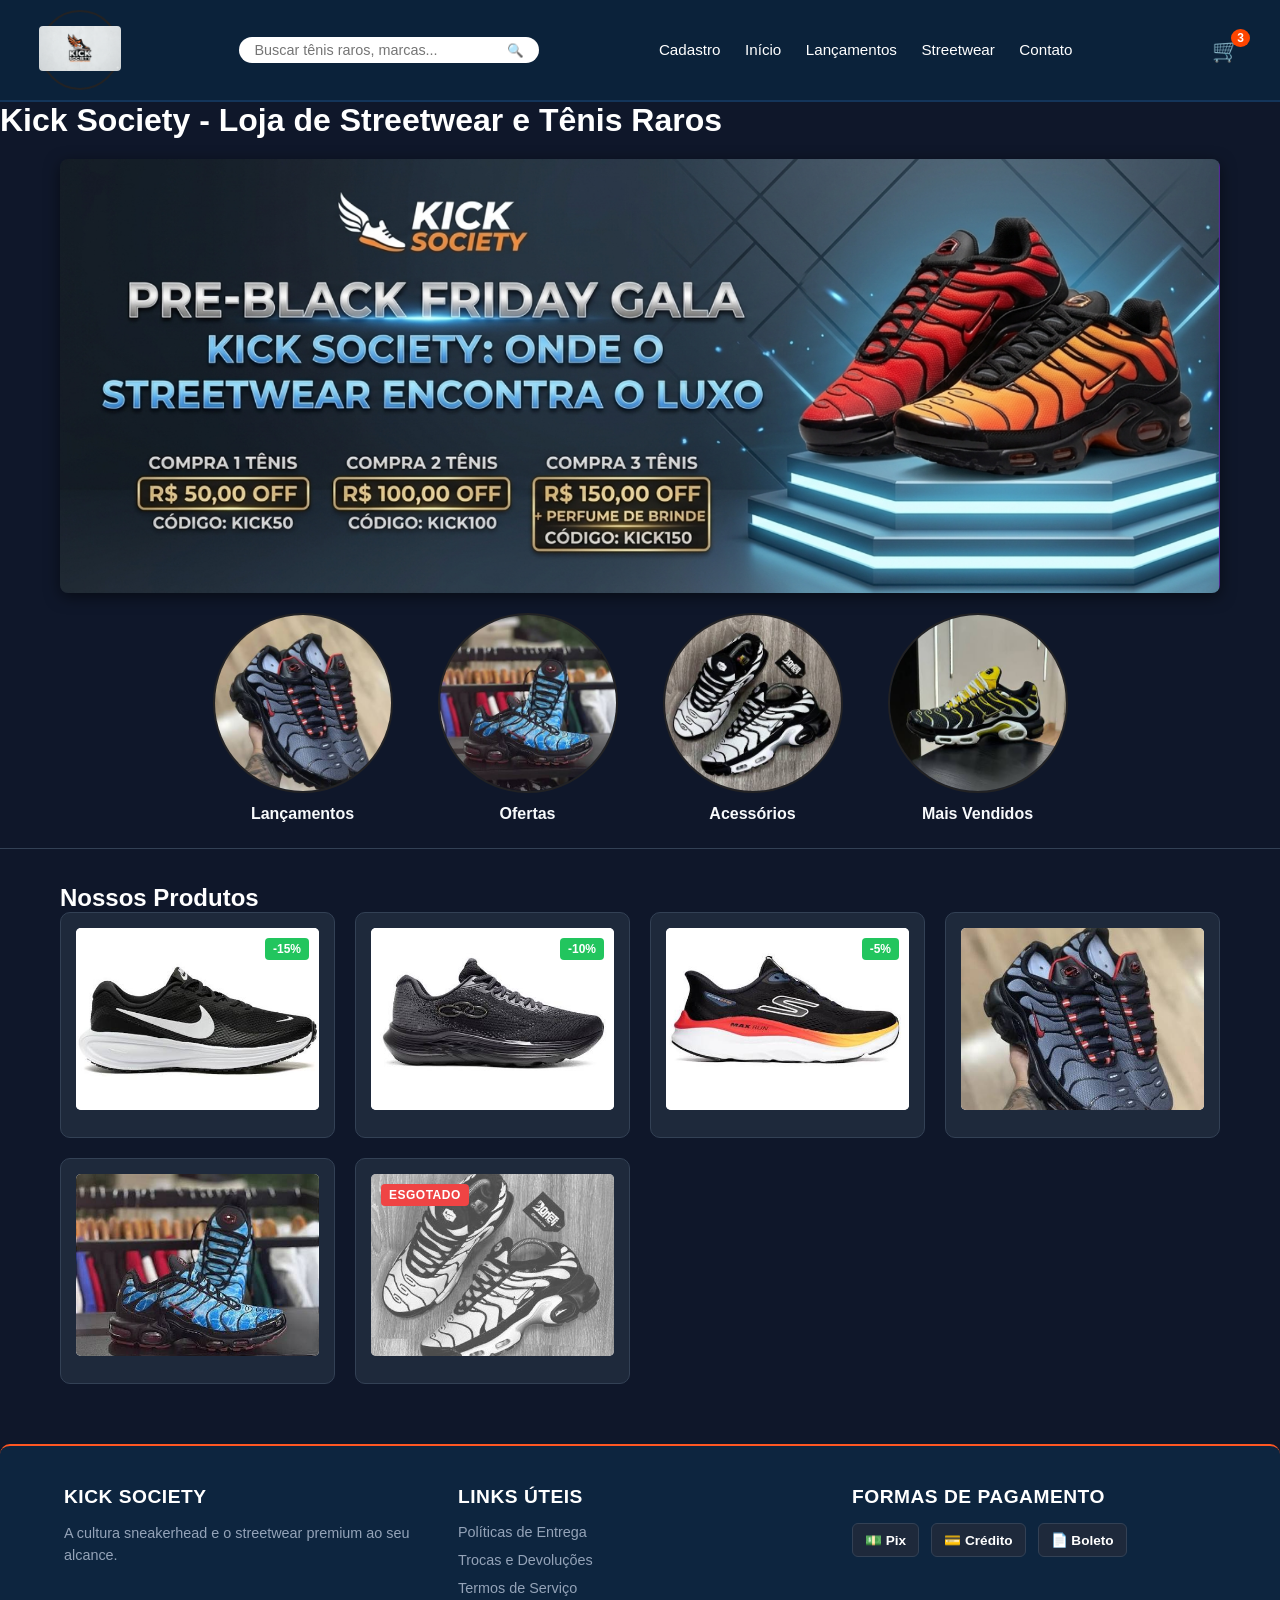
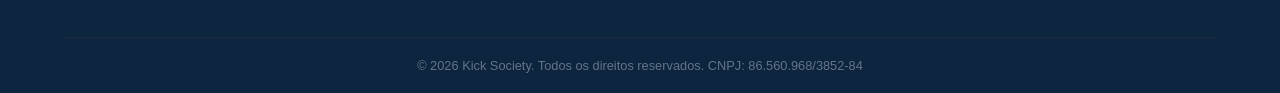
<file: index.html>
<!DOCTYPE html>
<html lang="pt-br">

<head>
    <meta charset="UTF-8">
    <meta name="viewport" content="width=device-width, initial-scale=1.0">
    <title>Kick Society - Rare & Streetwear</title>
    <link rel="stylesheet" href="style.css">
</head>

<body>
    <header class="main-header">
        <div class="header-container">
            <div class="logo">
                <a href="index.html">
                    <img src="./image/image_49cc787b.jpg" alt="Logo oficial da Kick Society, loja especializada em tênis raros e streetwear">
                </a>
            </div>

            <div class="search-bar">
                <input type="text" placeholder="Buscar tênis raros, marcas...">
                <button type="button" aria-label="Buscar">🔍</button>
            </div>

            <nav class="nav-menu">
                <a href="cadastro.html">Cadastro</a>
                <a href="index.html">Início</a>
                <a href="produto.html">Lançamentos</a>
                <a href="produto.html">Streetwear</a>
                <a href="#">Contato</a>
            </nav>

            <div class="cart-icon-container">
                <a href="carrinho.html" class="cart-link">
                    <span class="cart-icon">🛒</span>
                    <span class="cart-badge">3</span>
                </a>
            </div>
        </div>
    </header>

    <main>
        <h1 class="sr-only">Kick Society - Loja de Streetwear e Tênis Raros</h1>

        <div class="cart-banner">
            <div class="banner-content">
                <img src="./image/a.png" alt="Banner promocional da nova coleção de tênis raros e streetwear de outono">
            </div>
        </div>

        <div class="categorias-secao">
            <div class="categoria-item">
                <div class="imagem-wrapper">
                    <a href="produto.html">
                        <img src="./image/tenis4.jpg" alt="Categoria Lançamentos - Tênis raros recém-chegados ao estoque">
                    </a>
                </div>
                <span>Lançamentos</span>
            </div>
            <div class="categoria-item">
                <div class="imagem-wrapper">
                    <a href="produto.html">
                        <img src="./image/tenis5.jpg" alt="Categoria Ofertas - Tênis streetwear com descontos especiais">
                    </a>
                </div>
                <span>Ofertas</span>
            </div>
            <div class="categoria-item">
                <div class="imagem-wrapper">
                    <a href="produto.html">
                        <img src="./image/tenis6.jpg" alt="Categoria Acessórios - Meias, bonés e moletons streetwear">
                    </a>
                </div>
                <span>Acessórios</span>
            </div>
            <div class="categoria-item">
                <div class="imagem-wrapper">
                    <a href="produto.html">
                        <img src="./image/tenis7.jpg" alt="Categoria Mais Vendidos - Os modelos de tênis mais procurados da cultura sneakerhead">
                    </a>
                </div>
                <span>Mais Vendidos</span>
            </div>
        </div>

        <section class="vitrine-secao">
            <h2>Nossos Produtos</h2>
            
            <div class="grid-vitrine">
                <article class="card">
                    <figure class="card-media">
                        <span class="badge-tag tag-desconto">-15%</span>
                        <a href="produto.html">
                            <img src="./image/tenis1.jpg" alt="Tênis de corrida de alta performance preto com detalhes em amortecimento avançado" loading="lazy">
                        </a>
                        <figcaption class="card-info">
                            <h3>15% de Desconto</h3>
                            <span class="preco">R$ 764,15</span>
                        </figcaption>
                    </figure>
                </article>

                <article class="card">
                    <figure class="card-media">
                        <span class="badge-tag tag-desconto">-10%</span>
                        <a href="produto.html">
                            <img src="./image/tenis2.jpg" alt="Tênis urbano casual em couro sintético preto fosco com solado emborrachado" loading="lazy">
                        </a>
                        <figcaption class="card-info">
                            <h3>10% de Desconto</h3>
                            <span class="preco">R$ 809,10</span>
                        </figcaption>
                    </figure>
                </article>

                <article class="card">
                    <figure class="card-media">
                        <span class="badge-tag tag-desconto">-5%</span>
                        <a href="produto.html">
                            <img src="./image/tenis3.jpg" alt="Tênis de basquete cano alto com design geométrico moderno estruturado" loading="lazy">
                        </a>
                        <figcaption class="card-info">
                            <h3>5% de Desconto</h3>
                            <span class="preco">R$ 874,00</span>
                        </figcaption>
                    </figure>
                </article>

                <article class="card">
                    <figure class="card-media">
                        <a href="produto.html">
                            <img src="./image/tenis4.jpg" alt="Tênis sneakerhead de edição limitada em camurça premium escura" loading="lazy">
                        </a>
                        <figcaption class="card-info">
                            <h3>Air Max Hype Limited</h3>
                            <span class="preco">R$ 1.199,00</span>
                        </figcaption>
                    </figure>
                </article>

                <article class="card">
                    <figure class="card-media">
                        <a href="produto.html">
                            <img src="./image/tenis5.jpg" alt="Tênis casual de cano baixo preto clássico estilo skateboard" loading="lazy">
                        </a>
                        <figcaption class="card-info">
                            <h3>Street Classic One</h3>
                            <span class="preco">R$ 499,90</span>
                        </figcaption>
                    </figure>
                </article>

                <article class="card card-esgotado">
                    <figure class="card-media">
                        <span class="badge-esgotado">ESGOTADO</span>
                        <img src="./image/tenis6.jpg" alt="Tênis retro vintage de colecionador totalmente esgotado" loading="lazy">
                        <figcaption class="card-info">
                            <h3>Travis Scott Retro Edition</h3>
                            <span class="preco-esgotado">Indisponível</span>
                        </figcaption>
                    </figure>
                </article>
            </div>
        </section>
    </main>

    <footer class="rodape">
        <div class="rodape-conteudo">
            <div class="rodape-coluna">
                <h3>Kick Society</h3>
                <p>A cultura sneakerhead e o streetwear premium ao seu alcance.</p>
            </div>

            <div class="rodape-coluna">
                <h3>Links Úteis</h3>
                <ul>
                    <li><a href="#">Políticas de Entrega</a></li>
                    <li><a href="#">Trocas e Devoluções</a></li>
                    <li><a href="#">Termos de Serviço</a></li>
                </ul>
            </div>

            <div class="rodape-coluna">
                <h3>Formas de Pagamento</h3>
                <div class="pagamento-icones">
                    <span class="metodo-pg" title="Pix">💵 Pix</span>
                    <span class="metodo-pg" title="Cartão de Crédito">💳 Crédito</span>
                    <span class="metodo-pg" title="Boleto">📄 Boleto</span>
                </div>
            </div>
        </div>

        <div class="rodape-direitos">
            <p>&copy; 2026 Kick Society. Todos os direitos reservados. CNPJ: 86.560.968/3852-84</p>
        </div>
    </footer>
</body>

</html>
</file>
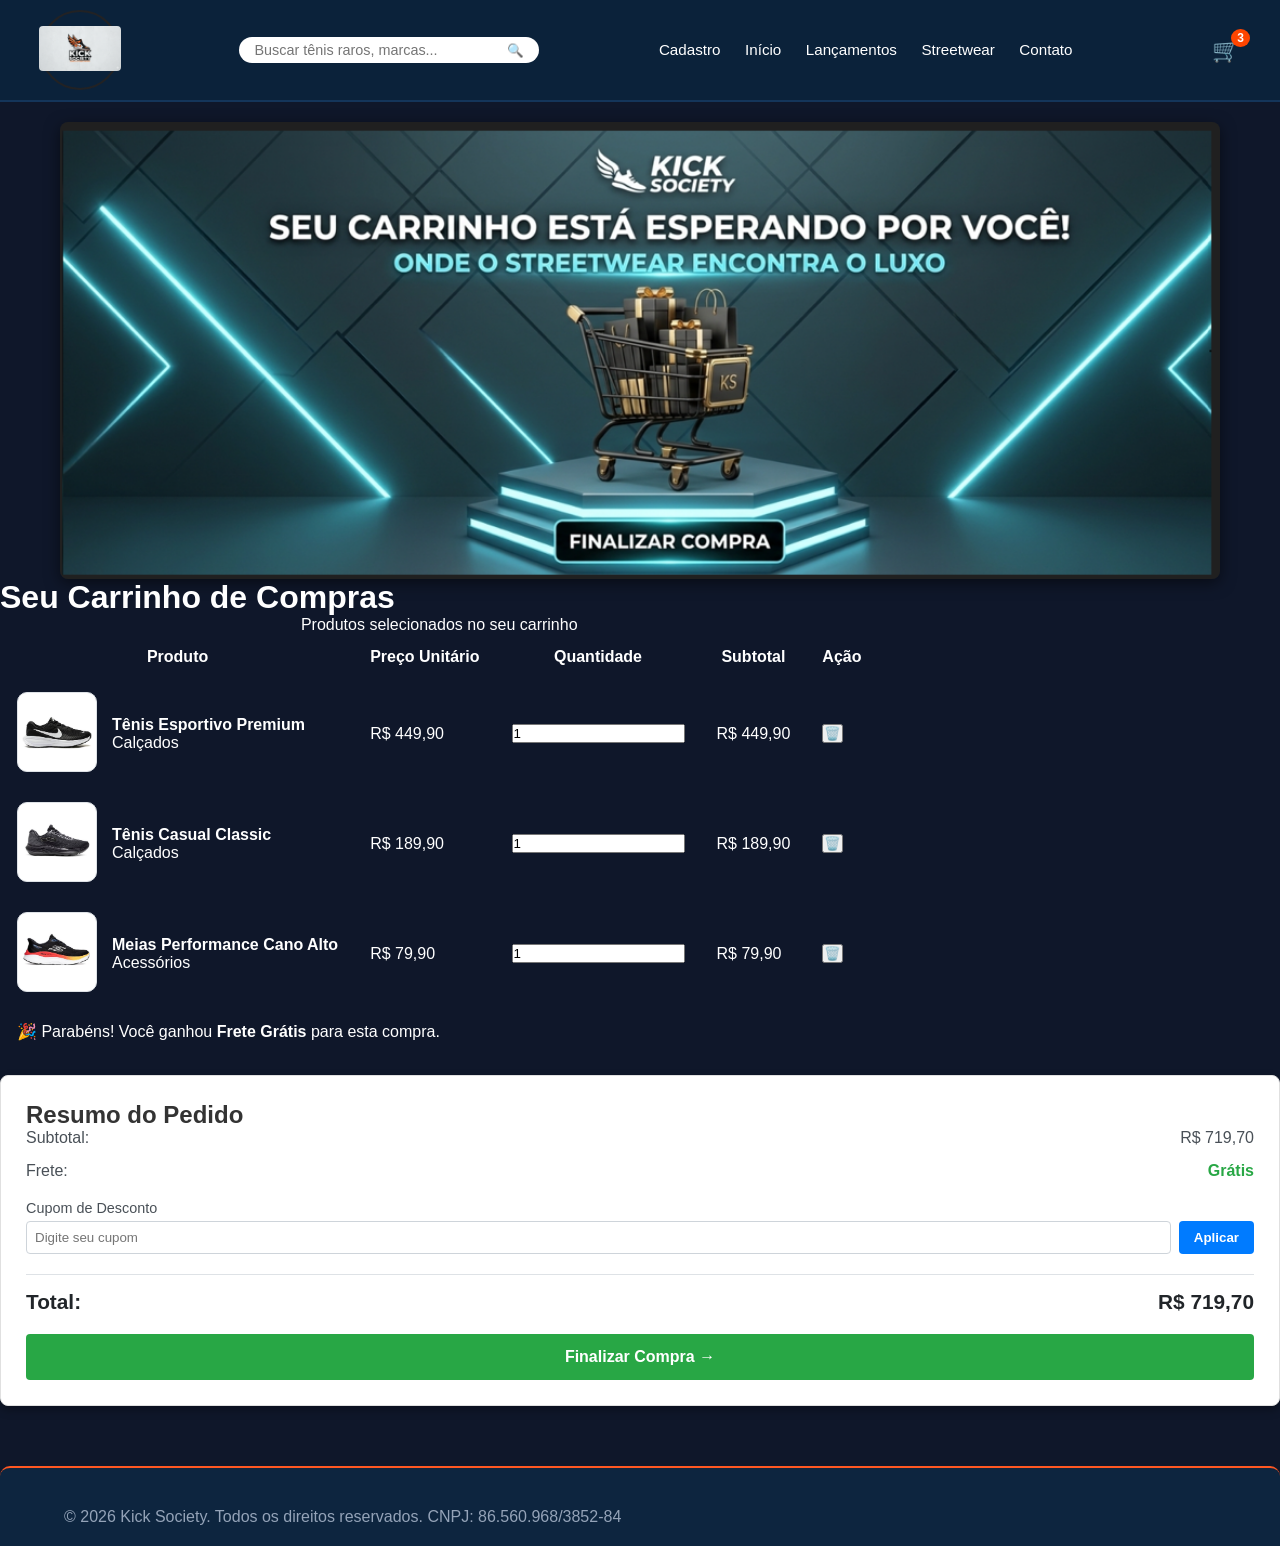
<file: carrinho.html>
<!DOCTYPE html>
<html lang="pt-BR">
<head>
    <meta charset="UTF-8">
    <meta name="viewport" content="width=device-width, initial-scale=1.0">
    <title>Seu Carrinho de Compras - Kick Society</title>
    <link rel="stylesheet" href="style.css">
</head>
<body>

    <header class="main-header">
        <div class="header-container">
            <div class="logo">
                <a href="index.html">
                    <img src="./image/image_49cc787b.jpg" alt="Kick Society Logo">
                </a>
            </div>
            <div class="search-bar">
                <input type="text" placeholder="Buscar tênis raros, marcas...">
                <button type="button">🔍</button>
            </div>
            <nav class="nav-menu">
                <a href="cadastro.html">Cadastro</a>
                <a href="index.html">Início</a>
                <a href="produto.html">Lançamentos</a>
                <a href="produto.html">Streetwear</a>
                <a href="#">Contato</a>
            </nav>
            <div class="cart-icon-container">
                <a href="carrinho.html" class="cart-link">
                    <span class="cart-icon">🛒</span>
                    <span class="cart-badge">3</span>
                </a>
            </div>
        </div>
    </header>

    <div class="cart-banner">
        <div class="banner-content">
            <img src="./image/bannnnnnnnnnnnnnnnnnnnnnnnnnnnnnnnn.png" alt="Seu carrinho está esperando por você!">
        </div>
    </div>

    <main class="container cart-page">
        <h1>Seu Carrinho de Compras</h1>

        <div class="cart-table-container">
            <table class="cart-table">
                <caption>Produtos selecionados no seu carrinho</caption>
                <thead>
                    <tr>
                        <th scope="col">Produto</th>
                        <th scope="col">Preço Unitário</th>
                        <th scope="col">Quantidade</th>
                        <th scope="col">Subtotal</th>
                        <th scope="col">Ação</th>
                    </tr>
                </thead>
                <tbody>
                    <tr>
                        <td>
                            <div class="cart-product-cell">
                                <a href="produto.html">
                                    <img src="image/tenis1.jpg" alt="Tênis Esportivo Premium">
                                </a>
                                <div>
                                    <strong><a href="produto.html" style="color: white; text-decoration: none;">Tênis Esportivo Premium</a></strong>
                                    <p>Calçados</p>
                                </div>
                            </div>
                        </td>
                        <td>R$ 449,90</td>
                        <td><input type="number" min="1" value="1"></td>
                        <td>R$ 449,90</td>
                        <td><button class="btn-remove" title="Remover item">🗑️</button></td>
                    </tr>
                    <tr>
                        <td>
                            <div class="cart-product-cell">
                                <a href="produto.html">
                                    <img src="image/tenis2.jpg" alt="Tênis Casual Classic">
                                </a>
                                <div>
                                    <strong><a href="produto.html" style="color: white; text-decoration: none;">Tênis Casual Classic</a></strong>
                                    <p>Calçados</p>
                                </div>
                            </div>
                        </td>
                        <td>R$ 189,90</td>
                        <td><input type="number" min="1" value="1"></td>
                        <td>R$ 189,90</td>
                        <td><button class="btn-remove" title="Remover item">🗑️</button></td>
                    </tr>
                    <tr>
                        <td>
                            <div class="cart-product-cell">
                                <a href="produto.html">
                                    <img src="image/tenis3.jpg" alt="Meias Performance Cano Alto">
                                </a>
                                <div>
                                    <strong><a href="produto.html" style="color: white; text-decoration: none;">Meias Performance Cano Alto</a></strong>
                                    <p>Acessórios</p>
                                </div>
                            </div>
                        </td>
                        <td>R$ 79,90</td>
                        <td><input type="number" min="1" value="1"></td>
                        <td>R$ 79,90</td>
                        <td><button class="btn-remove" title="Remover item">🗑️</button></td>
                    </tr>
                </tbody>
                <tfoot>
                    <tr>
                        <td colspan="5" class="shipping-notice">
                            🎉 Parabéns! Você ganhou <strong>Frete Grátis</strong> para esta compra.
                        </td>
                    </tr>
                </tfoot>
            </table>
        </div>

        <aside class="order-summary">
            <h2>Resumo do Pedido</h2>
            <div class="summary-row">
                <span>Subtotal:</span>
                <span>R$ 719,70</span>
            </div>
            <div class="summary-row">
                <span>Frete:</span>
                <span class="free-shipping">Grátis</span>
            </div>
            
            <div class="coupon-area">
                <label for="coupon">Cupom de Desconto</label>
                <div class="coupon-input-group">
                    <input type="text" id="coupon" placeholder="Digite seu cupom">
                    <button type="button">Aplicar</button>
                </div>
            </div>

            <hr>
            <div class="summary-row total-row">
                <span>Total:</span>
                <span>R$ 719,70</span>
            </div>
            
            <a href="cadastro.html" class="btn-checkout">Finalizar Compra →</a>
        </aside>
    </main>

    <footer class="rodape">
        <p>&copy; 2026 Kick Society. Todos os direitos reservados. CNPJ: 86.560.968/3852-84</p>
    </footer>
</body>
</html>
</file>
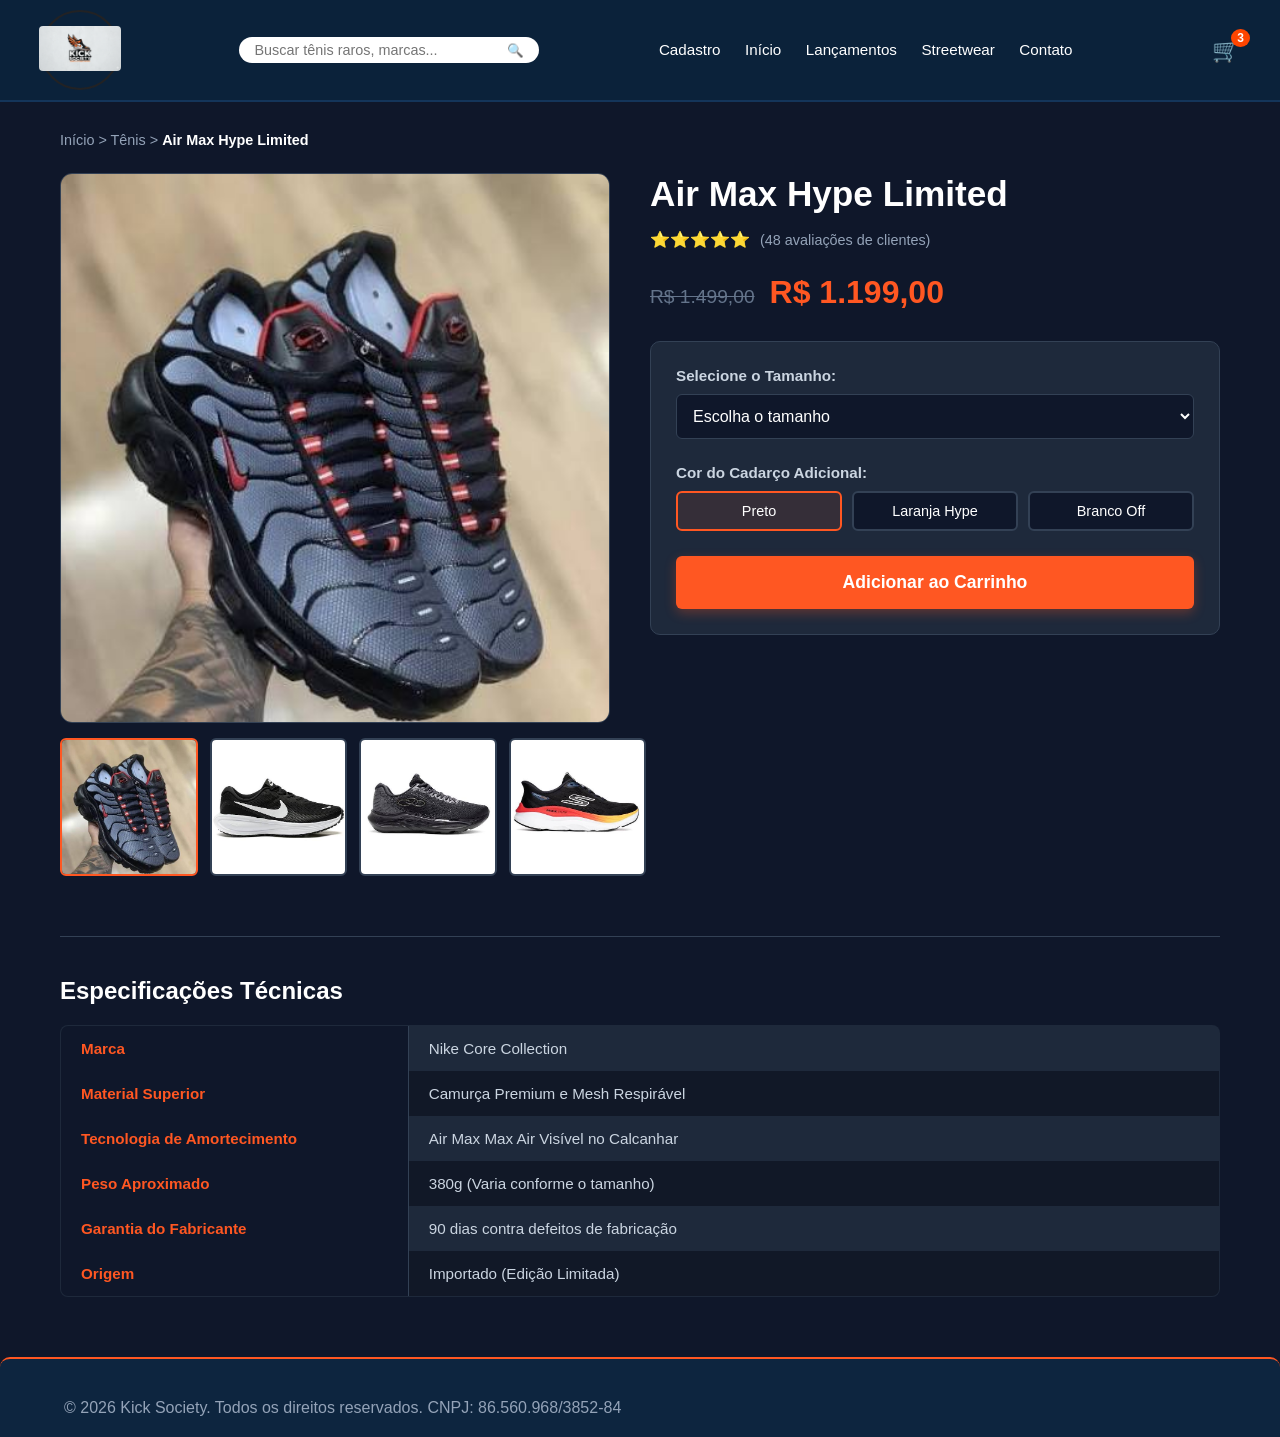
<file: produto.html>
<!DOCTYPE html>
<html lang="pt-BR">
<head>
    <meta charset="UTF-8">
    <meta name="viewport" content="width=device-width, initial-scale=1.0">
    <title>Air Max Hype Limited - Kick Society</title>
    <link rel="stylesheet" href="style.css">
</head>
<body>

    <header class="main-header">
        <div class="header-container">
            <div class="logo">
                <a href="index.html">
                    <img src="./image/image_49cc787b.jpg" alt="Kick Society Logo">
                </a>
            </div>
            <div class="search-bar">
                <input type="text" placeholder="Buscar tênis raros, marcas...">
                <button type="button">🔍</button>
            </div>
            <nav class="nav-menu">
                <a href="cadastro.html">Cadastro</a>
                <a href="index.html">Início</a>
                <a href="produto.html">Lançamentos</a>
                <a href="produto.html">Streetwear</a>
                <a href="#">Contato</a>
            </nav>
            <div class="cart-icon-container">
                <a href="carrinho.html" class="cart-link">
                    <span class="cart-icon">🛒</span>
                    <span class="cart-badge">3</span>
                </a>
            </div>
        </div>
    </header>

    <main class="container produto-pagina">
        
        <nav class="breadcrumb" aria-label="Trilha de navegação">
            <a href="index.html">Início</a> &gt; 
            <a href="produto.html">Tênis</a> &gt; 
            <span>Air Max Hype Limited</span>
        </nav>

        <div class="produto-layout">
            <div class="produto-galeria">
                <div class="foto-principal-wrapper">
                    <img src="./image/tenis4.jpg" alt="Foto principal" class="foto-principal">
                </div>
                <div class="miniaturas-container">
                    <img src="./image/tenis4.jpg" alt="Miniatura 1" class="miniatura ativa">
                    <img src="./image/tenis1.jpg" alt="Miniatura 2" class="miniatura">
                    <img src="./image/tenis2.jpg" alt="Miniatura 3" class="miniatura">
                    <img src="./image/tenis3.jpg" alt="Miniatura 4" class="miniatura">
                </div>
            </div>

            <div class="produto-info">
                <h1>Air Max Hype Limited</h1>
                
                <div class="avaliacao-estrelas">
                    <span class="estrelas">⭐⭐⭐⭐⭐</span>
                    <span class="total-avaliacoes">(48 avaliações de clientes)</span>
                </div>

                <div class="produto-precos">
                    <span class="preco-antigo">R$ 1.499,00</span>
                    <span class="preco-atual">R$ 1.199,00</span>
                </div>

                <form class="opcoes-compra" action="carrinho.html" method="GET">
                    <div class="opcao-grupo">
                        <label for="seletor-tamanho">Selecione o Tamanho:</label>
                        <select id="seletor-tamanho" required>
                            <option value="" disabled selected>Escolha o tamanho</option>
                            <option value="38">38</option>
                            <option value="39">39</option>
                            <option value="40">40</option>
                            <option value="41">41</option>
                            <option value="42">42</option>
                            <option value="43">43</option>
                        </select>
                    </div>

                    <div class="opcao-grupo">
                        <label>Cor do Cadarço Adicional:</label>
                        <div class="radios-estilizados">
                            <label class="radio-box">
                                <input type="radio" name="cor-cadarco" value="preto" checked>
                                <span class="radio-design">Preto</span>
                            </label>
                            <label class="radio-box">
                                <input type="radio" name="cor-cadarco" value="laranja">
                                <span class="radio-design">Laranja Hype</span>
                            </label>
                            <label class="radio-box">
                                <input type="radio" name="cor-cadarco" value="branco">
                                <span class="radio-design">Branco Off</span>
                            </label>
                        </div>
                    </div>

                    <button type="submit" class="btn-adicionar-carrinho" style="width: 100%; border: none; cursor: pointer;">Adicionar ao Carrinho</button>
                </form>
            </div>
        </div>

        <section class="especificacoes-secao">
            <h2>Especificações Técnicas</h2>
            <table class="tabela-especificacoes">
                <caption>Detalhes técnicos de fabricação e materiais do produto</caption>
                <tbody>
                    <tr>
                        <th scope="row">Marca</th>
                        <td>Nike Core Collection</td>
                    </tr>
                    <tr>
                        <th scope="row">Material Superior</th>
                        <td>Camurça Premium e Mesh Respirável</td>
                    </tr>
                    <tr>
                        <th scope="row">Tecnologia de Amortecimento</th>
                        <td>Air Max Max Air Visível no Calcanhar</td>
                    </tr>
                    <tr>
                        <th scope="row">Peso Aproximado</th>
                        <td>380g (Varia conforme o tamanho)</td>
                    </tr>
                    <tr>
                        <th scope="row">Garantia do Fabricante</th>
                        <td>90 dias contra defeitos de fabricação</td>
                    </tr>
                    <tr>
                        <th scope="row">Origem</th>
                        <td>Importado (Edição Limitada)</td>
                    </tr>
                </tbody>
            </table>
        </section>

    </main>

    <footer class="rodape">
        <p>&copy; 2026 Kick Society. Todos os direitos reservados. CNPJ: 86.560.968/3852-84</p>
    </footer>
</body>
</html>
</file>
<file: style.css>
* {
  margin: 0;
  padding: 0;
  box-sizing: border-box;
  font-family: Arial, sans-serif;
}

body {
  background-color: #0f172a;
  color: #ffffff;
}

.cabecalho {
  background-color: #0d253f;
  color: white;
  height: 90px;
  padding: 10px 5%;
  display: flex;
  justify-content: space-between;
  align-items: center;
  flex-wrap: nowrap;
  border-radius: 10px;
  position: sticky;
  top: 0;
  z-index: 1000;
  box-shadow: 0 4px 20px rgba(0, 0, 0, 0.3);
}

.logo {
  width: 80px;
  height: 80px;
  border-radius: 50%;
  object-fit: cover;
  border: 2px solid #222224;
}

.busca-container {
  display: flex;
  background-color: #f0f0f2;
  border-radius: 20px;
  padding: 5px 15px;
  width: 100%;
  max-width: 300px;
  margin: 0 20px;
  border: 1px solid transparent;
  transition: all 0.3s ease;
}

.busca-container:focus-within {
  background-color: #ffffff;
  border-color: #ff5722;
  box-shadow: 0 0 8px rgba(255, 87, 34, 0.2);
}

.busca-input {
  border: none;
  background: none;
  outline: none;
  padding: 8px;
  font-size: 0.95rem;
  width: 100%;
  color: #1a1a1a;
  text-align: center;
}

.busca-btn {
  background: none;
  border: none;
  cursor: pointer;
  font-size: 1.1rem;
  padding: 5px;
  transition: transform 0.2s;
}

.busca-btn:hover {
  transform: scale(1.1);
}

.menu {
  display: flex;
  align-items: center;
  gap: 20px;
}

.menu a {
  color: white;
  text-decoration: none;
  font-weight: 500;
  font-size: 0.95rem;
  transition: color 0.2s ease;
}

.menu a:hover {
  color: #ff5722;
}

.carrinho {
  display: flex;
  align-items: center;
  gap: 5px;
  background-color: #1e293b;
  padding: 8px 12px;
  border-radius: 15px;
}

.carrinho-contador {
  background-color: #ff5722;
  color: white;
  font-size: 0.75rem;
  font-weight: bold;
  padding: 2px 6px;
  border-radius: 50%;
}

.banner-container {
  width: 100%;
  margin-top: 15px;
  margin-bottom: 30px;
  overflow: hidden;
}

.banner-img {
  width: 100%;
  height: auto;
  display: block;
  object-fit: cover;
  aspect-ratio: 16 / 5;
}

@media (max-width: 768px) {
  .banner-img {
    aspect-ratio: 4 / 3;
  }
}

.categorias-secao {
  display: flex;
  justify-content: center;
  gap: 45px;
  padding: 20px 5% 25px 5%;
  margin-bottom: 35px;
  border-bottom: 1px solid #334155;
  flex-wrap: wrap;
}

.categoria-item {
  display: flex;
  flex-direction: column;
  align-items: center;
  gap: 12px;
  font-weight: bold;
  font-size: 1rem;
  color: #f8fafc;
}

.imagem-wrapper {
  width: 180px;
  height: 180px;
  border-radius: 50%;
  overflow: hidden;
  border: 2px solid #222224;
  transition: transform 0.3s ease;
}

.imagem-wrapper img {
  width: 100%;
  height: 100%;
  object-fit: cover;
  display: block;
  transition: transform 0.3s ease;
}

.categoria-item:hover .imagem-wrapper {
  transform: scale(1.08);
  border-color: #ff5722;
}

.vitrine-secao {
  max-width: 1200px;
  margin: 0 auto 60px auto;
  padding: 0 20px;
}

.grid-vitrine {
  display: grid;
  grid-template-columns: repeat(auto-fit, minmax(250px, 1fr));
  gap: 20px;
}

.card {
  background-color: #1e293b;
  border-radius: 10px;
  padding: 15px;
  border: 1px solid #334155;
  text-align: center;
  display: flex;
  flex-direction: column;
  align-items: center;
  justify-content: space-between;
}

.card h4 {
  color: white;
  font-size: 1.1rem;
  margin-bottom: 8px;
}

.card-media {
  width: 100%;
  aspect-ratio: 4 / 3;
  border-radius: 5px;
  overflow: hidden;
  margin-bottom: 12px;
  background-color: #ffffff;
  position: relative;
}

.card-media img {
  width: 100%;
  height: 100%;
  object-fit: cover;
  display: block;
  transition: transform 0.4s ease;
}

.card:hover .card-media img {
  transform: scale(1.1);
}

.card-info {
  width: 100%;
}

.preco {
  font-size: 1.2rem;
  color: #ff5722;
  font-weight: bold;
}

.badge-tag {
  position: absolute;
  top: 10px;
  right: 10px;
  background-color: #22c55e;
  color: white;
  font-size: 0.75rem;
  font-weight: bold;
  padding: 4px 8px;
  border-radius: 4px;
  z-index: 10;
}

.card-esgotado .card-media img {
  filter: grayscale(100%);
  opacity: 0.7;
}

.badge-esgotado {
  position: absolute;
  top: 10px;
  left: 10px;
  background-color: #ef4444;
  color: white;
  font-size: 0.75rem;
  font-weight: bold;
  padding: 4px 8px;
  border-radius: 4px;
  z-index: 10;
  letter-spacing: 0.5px;
}

.preco-esgotado {
  font-size: 1rem;
  color: #94a3b8;
  font-style: italic;
}
.rodape {
  background-color: #0d253f;
  color: #94a3b8;
  padding: 40px 5% 20px 5%;
  margin-top: 60px;
  border-top: 2px solid #ff5722;
  border-radius: 10px 10px 0 0;
}

.rodape-conteudo {
  display: flex;
  justify-content: space-between;
  flex-wrap: wrap;
  gap: 30px;
  padding-bottom: 30px;
  border-bottom: 1px solid #1e293b;
}

.rodape-coluna {
  flex: 1;
  min-width: 200px;
}

.rodape-coluna h3 {
  color: #ffffff;
  font-size: 1.2rem;
  margin-bottom: 15px;
  text-transform: uppercase;
  letter-spacing: 0.5px;
}

.rodape-coluna p {
  font-size: 0.9rem;
  line-height: 1.5;
}

.rodape-coluna ul {
  list-style: none;
}

.rodape-coluna ul li {
  margin-bottom: 10px;
}

.rodape-coluna ul li a {
  color: #94a3b8;
  text-decoration: none;
  font-size: 0.9rem;
  transition: color 0.2s ease;
}

.rodape-coluna ul li a:hover {
  color: #ff5722;
}

.pagamento-icones {
  display: flex;
  gap: 12px;
  flex-wrap: wrap;
}

.metodo-pg {
  background-color: #1e293b;
  color: #ffffff;
  padding: 8px 12px;
  border-radius: 6px;
  font-size: 0.85rem;
  font-weight: bold;
  border: 1px solid #334155;
}

.rodape-direitos {
  text-align: center;
  padding-top: 20px;
  font-size: 0.8rem;
  color: #64748b;
}

@media (max-width: 768px) {
  .rodape-conteudo {
    flex-direction: column;
    text-align: center;
  }
  .pagamento-icones {
    justify-content: center;
  }
}
.main-header {
  background-color: #0b223a;
  padding: 10px 20px;
  border-bottom: 2px solid #14355a;
}

.header-container {
  display: flex;
  align-items: center;
  justify-content: space-between;
  max-width: 1200px;
  margin: 0 auto;
}

.logo img {
  height: 50px;
  width: auto;
}

.search-bar {
  display: flex;
  align-items: center;
  background: #ffffff;
  border-radius: 20px;
  padding: 5px 15px;
  width: 300px;
}

.search-bar input {
  border: none;
  outline: none;
  width: 100%;
  font-size: 0.9rem;
}

.search-bar button {
  background: none;
  border: none;
  cursor: pointer;
}

.nav-menu a {
  color: #ffffff;
  text-decoration: none;
  margin-right: 20px;
  font-size: 0.95rem;
  transition: color 0.2s;
}

.nav-menu a:hover {
  color: #00bfff;
}

.cart-link {
  display: flex;
  align-items: center;
  text-decoration: none;
  position: relative;
}

.cart-icon {
  font-size: 1.4rem;
}

.cart-badge {
  background-color: #ff4500;
  color: white;
  font-size: 0.75rem;
  font-weight: bold;
  border-radius: 50%;
  padding: 2px 6px;
  position: absolute;
  top: -8px;
  right: -10px;
}

.cart-banner {
  width: 100%;
  max-width: 1200px;
  margin: 20px auto 0 auto;
  padding: 0 20px;
}

.banner-content img {
  width: 100%;
  height: auto;
  border-radius: 8px;
  box-shadow: 0 4px 15px rgba(0, 0, 0, 0.5);
  display: block;
}
.logo {
  display: flex;
  align-items: center;
  justify-content: center;
}

.logo img {
  height: 45px;
  width: auto;
  object-fit: contain;
  border-radius: 4px;
}

.cart-product-cell {
  display: flex;
  align-items: center;
  gap: 15px;
}

.cart-product-cell img {
  width: 80px;
  height: 80px;
  object-fit: cover;
  border-radius: 10px;
  background-color: #ffffff;
  padding: 4px;
  border: 1px solid #dee2e6;
}

.cart-table th,
.cart-table td {
  padding: 12px 15px;
  vertical-align: middle;
}
.order-summary {
  flex: 1;
  background: #ffffff;
  color: #333333;
  border: 1px solid #e0e0e0;
  padding: 25px;
  border-radius: 8px;
  box-shadow: 0 4px 10px rgba(0, 0, 0, 0.3);
  margin-top: 20px;
}

.order-summary h3 {
  margin-bottom: 20px;
  color: #212529;
  border-bottom: 2px solid #dee2e6;
  padding-bottom: 10px;
}

.summary-row {
  display: flex;
  justify-content: space-between;
  margin-bottom: 15px;
  font-size: 1rem;
  color: #495057;
}

.free-shipping {
  color: #28a745;
  font-weight: bold;
}

.coupon-area {
  margin: 20px 0;
}

.coupon-area label {
  display: block;
  font-size: 0.9rem;
  margin-bottom: 5px;
  color: #495057;
}

.coupon-input-group {
  display: flex;
  gap: 8px;
}

.coupon-input-group input {
  flex: 1;
  padding: 8px;
  border: 1px solid #ced4da;
  border-radius: 4px;
  background-color: #ffffff;
  color: #333333;
}

.coupon-input-group button {
  padding: 8px 15px;
  border: none;
  background: #007bff;
  color: #ffffff;
  border-radius: 4px;
  cursor: pointer;
  font-weight: bold;
  transition: background 0.2s;
}

.coupon-input-group button:hover {
  background: #0056b3;
}

hr {
  border: 0;
  border-top: 1px solid #dee2e6;
  margin: 15px 0;
}

.total-row {
  font-size: 1.3rem;
  font-weight: bold;
  color: #212529;
}

.btn-checkout {
  display: block;
  text-align: center;
  background-color: #28a745;
  color: #ffffff;
  text-decoration: none;
  padding: 14px;
  border-radius: 4px;
  font-weight: bold;
  margin-top: 20px;
  transition: background 0.2s;
}

.btn-checkout:hover {
  background-color: #218838;
}
.checkout-page {
  max-width: 800px;
  margin: 40px auto;
  padding: 0 20px;
}

.checkout-page h1 {
  font-size: 2rem;
  margin-bottom: 25px;
  color: #ffffff;
  border-bottom: 2px solid #ff5722;
  padding-bottom: 10px;
}

.checkout-form {
  background-color: #1e293b;
  padding: 30px;
  border-radius: 12px;
  border: 1px solid #334155;
  box-shadow: 0 10px 25px rgba(0, 0, 0, 0.4);
}

.checkout-form fieldset {
  border: 1px solid #334155;
  border-radius: 8px;
  padding: 20px;
  margin-bottom: 30px;
  background-color: #111827;
}

.checkout-form legend {
  padding: 0 15px;
  font-weight: bold;
  color: #ff5722;
  font-size: 1.1rem;
  text-transform: uppercase;
  letter-spacing: 0.5px;
}

.form-group {
  display: flex;
  flex-direction: column;
  gap: 8px;
  margin-bottom: 20px;
}

.form-group:last-child {
  margin-bottom: 0;
}

.form-group label {
  font-size: 0.9rem;
  font-weight: 500;
  color: #94a3b8;
}

.form-group input[type="text"],
.form-group input[type="email"],
.form-group input[type="tel"],
.form-group input[type="password"],
.form-group input[type="date"],
.form-group select {
  width: 100%;
  padding: 12px 16px;
  background-color: #1e293b;
  border: 1px solid #334155;
  border-radius: 6px;
  color: #ffffff;
  font-size: 0.95rem;
  outline: none;
  transition: all 0.3s ease;
}

.form-group input:focus,
.form-group select:focus {
  border-color: #00bfff;
  box-shadow: 0 0 8px rgba(0, 191, 255, 0.2);
  background-color: #1e293b;
}

.form-group input[type="file"] {
  background-color: #1e293b;
  padding: 10px;
  border-radius: 6px;
  border: 1px solid #334155;
  color: #94a3b8;
  cursor: pointer;
}

.payment-methods {
  display: grid;
  grid-template-columns: repeat(auto-fit, minmax(180px, 1fr));
  gap: 15px;
  margin-top: 10px;
}

.payment-option {
  position: relative;
  cursor: pointer;
}

.payment-option input[type="radio"] {
  position: absolute;
  opacity: 0;
  width: 0;
  height: 0;
}

.payment-box {
  display: flex;
  align-items: center;
  justify-content: center;
  gap: 10px;
  background-color: #1e293b;
  border: 2px solid #334155;
  padding: 15px;
  border-radius: 8px;
  font-weight: bold;
  color: #ffffff;
  transition: all 0.2s ease;
  user-select: none;
}

.payment-option input[type="radio"]:checked + .payment-box {
  border-color: #ff5722;
  background-color: rgba(255, 87, 34, 0.1);
  box-shadow: 0 0 10px rgba(255, 87, 34, 0.2);
}

.payment-box .icon {
  font-size: 1.2rem;
}

.form-terms {
  display: flex;
  align-items: center;
  gap: 10px;
  margin: 25px 0;
  padding: 5px;
}

.form-terms input[type="checkbox"] {
  width: 18px;
  height: 18px;
  cursor: pointer;
  accent-color: #ff5722;
}

.form-terms label {
  font-size: 0.95rem;
  color: #cbd5e1;
  cursor: pointer;
}

.btn-submit-checkout {
  width: 100%;
  background-color: #28a745;
  color: #ffffff;
  border: none;
  padding: 16px;
  font-size: 1.1rem;
  font-weight: bold;
  border-radius: 6px;
  cursor: pointer;
  transition: background-color 0.2s, transform 0.1s;
  box-shadow: 0 4px 12px rgba(40, 167, 69, 0.3);
}

.btn-submit-checkout:hover {
  background-color: #218838;
}

.btn-submit-checkout:active {
  transform: scale(0.99);
}

@media (max-width: 600px) {
  .checkout-form {
    padding: 15px;
  }
  .checkout-form fieldset {
    padding: 15px;
  }
  .payment-methods {
    grid-template-columns: 1fr;
  }
}
.produto-pagina {
  max-width: 1200px;
  margin: 30px auto;
  padding: 0 20px;
}

.breadcrumb {
  font-size: 0.9rem;
  color: #94a3b8;
  margin-bottom: 25px;
}

.breadcrumb a {
  color: #94a3b8;
  text-decoration: none;
  transition: color 0.2s;
}

.breadcrumb a:hover {
  color: #ff5722;
}

.breadcrumb span {
  color: #ffffff;
  font-weight: bold;
}

.produto-layout {
  display: flex;
  gap: 40px;
  margin-bottom: 60px;
}

.produto-galeria {
  flex: 1;
  max-width: 550px;
}

.foto-principal-wrapper {
  width: 100%;
  aspect-ratio: 1 / 1;
  border-radius: 12px;
  overflow: hidden;
  border: 1px solid #334155;
  background-color: #1e293b;
  margin-bottom: 15px;
}

.foto-principal {
  width: 100%;
  height: 100%;
  object-fit: cover;
  display: block;
}

.miniaturas-container {
  display: flex;
  gap: 12px;
}

.miniatura {
  flex: 1;
  aspect-ratio: 1 / 1;
  width: 25%;
  object-fit: cover;
  border-radius: 6px;
  border: 2px solid #334155;
  cursor: pointer;
  transition: all 0.2s ease;
  background-color: #1e293b;
}

.miniatura:hover {
  border-color: #ff5722;
  transform: translateY(-2px);
}

.miniatura.ativa {
  border-color: #ff5722;
}

.produto-info {
  flex: 1;
}

.produto-info h1 {
  font-size: 2.2rem;
  color: #ffffff;
  margin-bottom: 15px;
  line-height: 1.2;
}

.avaliacao-estrelas {
  display: flex;
  align-items: center;
  gap: 10px;
  margin-bottom: 25px;
}

.total-avaliacoes {
  font-size: 0.9rem;
  color: #94a3b8;
}

.produto-precos {
  margin-bottom: 30px;
  display: flex;
  align-items: baseline;
  gap: 15px;
}

.preco-antigo {
  font-size: 1.2rem;
  color: #64748b;
  text-decoration: line-through;
}

.preco-atual {
  font-size: 2rem;
  color: #ff5722;
  font-weight: bold;
}

.opcoes-compra {
  background-color: #1e293b;
  padding: 25px;
  border-radius: 10px;
  border: 1px solid #334155;
}

.opcao-grupo {
  display: flex;
  flex-direction: column;
  gap: 10px;
  margin-bottom: 25px;
}

.opcao-grupo label {
  font-size: 0.95rem;
  font-weight: bold;
  color: #cbd5e1;
}

.opcao-grupo select {
  padding: 12px;
  background-color: #0f172a;
  border: 1px solid #334155;
  border-radius: 6px;
  color: #ffffff;
  font-size: 1rem;
  outline: none;
  cursor: pointer;
}

.opcao-grupo select:focus {
  border-color: #ff5722;
}

.radios-estilizados {
  display: flex;
  gap: 10px;
}

.radio-box {
  position: relative;
  cursor: pointer;
  flex: 1;
}

.radio-box input {
  position: absolute;
  opacity: 0;
  width: 0;
  height: 0;
}

.radio-design {
  display: block;
  text-align: center;
  background-color: #0f172a;
  border: 2px solid #334155;
  padding: 10px;
  border-radius: 6px;
  font-size: 0.9rem;
  font-weight: 500;
  color: #ffffff;
  transition: all 0.2s ease;
}

.radio-box input:checked + .radio-design {
  border-color: #ff5722;
  background-color: rgba(255, 87, 34, 0.1);
}

.btn-adicionar-carrinho {
  display: block;
  text-align: center;
  background-color: #ff5722;
  color: #ffffff;
  text-decoration: none;
  padding: 16px;
  border-radius: 6px;
  font-size: 1.1rem;
  font-weight: bold;
  transition: background-color 0.2s, transform 0.1s;
  box-shadow: 0 4px 12px rgba(255, 87, 34, 0.3);
}

.btn-adicionar-carrinho:hover {
  background-color: #e04e1d;
}

.btn-adicionar-carrinho:active {
  transform: scale(0.99);
}

.especificacoes-secao {
  margin-top: 60px;
  border-top: 1px solid #334155;
  padding-top: 40px;
}

.especificacoes-secao h2 {
  font-size: 1.5rem;
  color: #ffffff;
  margin-bottom: 20px;
}

.tabela-especificacoes {
  width: 100%;
  border-collapse: collapse;
  background-color: #1e293b;
  border-radius: 8px;
  overflow: hidden;
  border: 1px solid #334155;
}

.tabela-especificacoes caption {
  display: none;
}

.tabela-especificacoes th,
.tabela-especificacoes td {
  padding: 14px 20px;
  text-align: left;
  font-size: 0.95rem;
}

.tabela-especificacoes th {
  background-color: #0f172a;
  color: #ff5722;
  font-weight: bold;
  width: 30%;
  border-right: 1px solid #334155;
}

.tabela-especificacoes td {
  color: #cbd5e1;
}

.tabela-especificacoes tr:nth-child(even) td {
  background-color: #111827;
}

@media (max-width: 768px) {
  .produto-layout {
    flex-direction: column;
  }
  .produto-galeria {
    max-width: 100%;
  }
  .radios-estilizados {
    flex-direction: column;
  }
}
</file>
